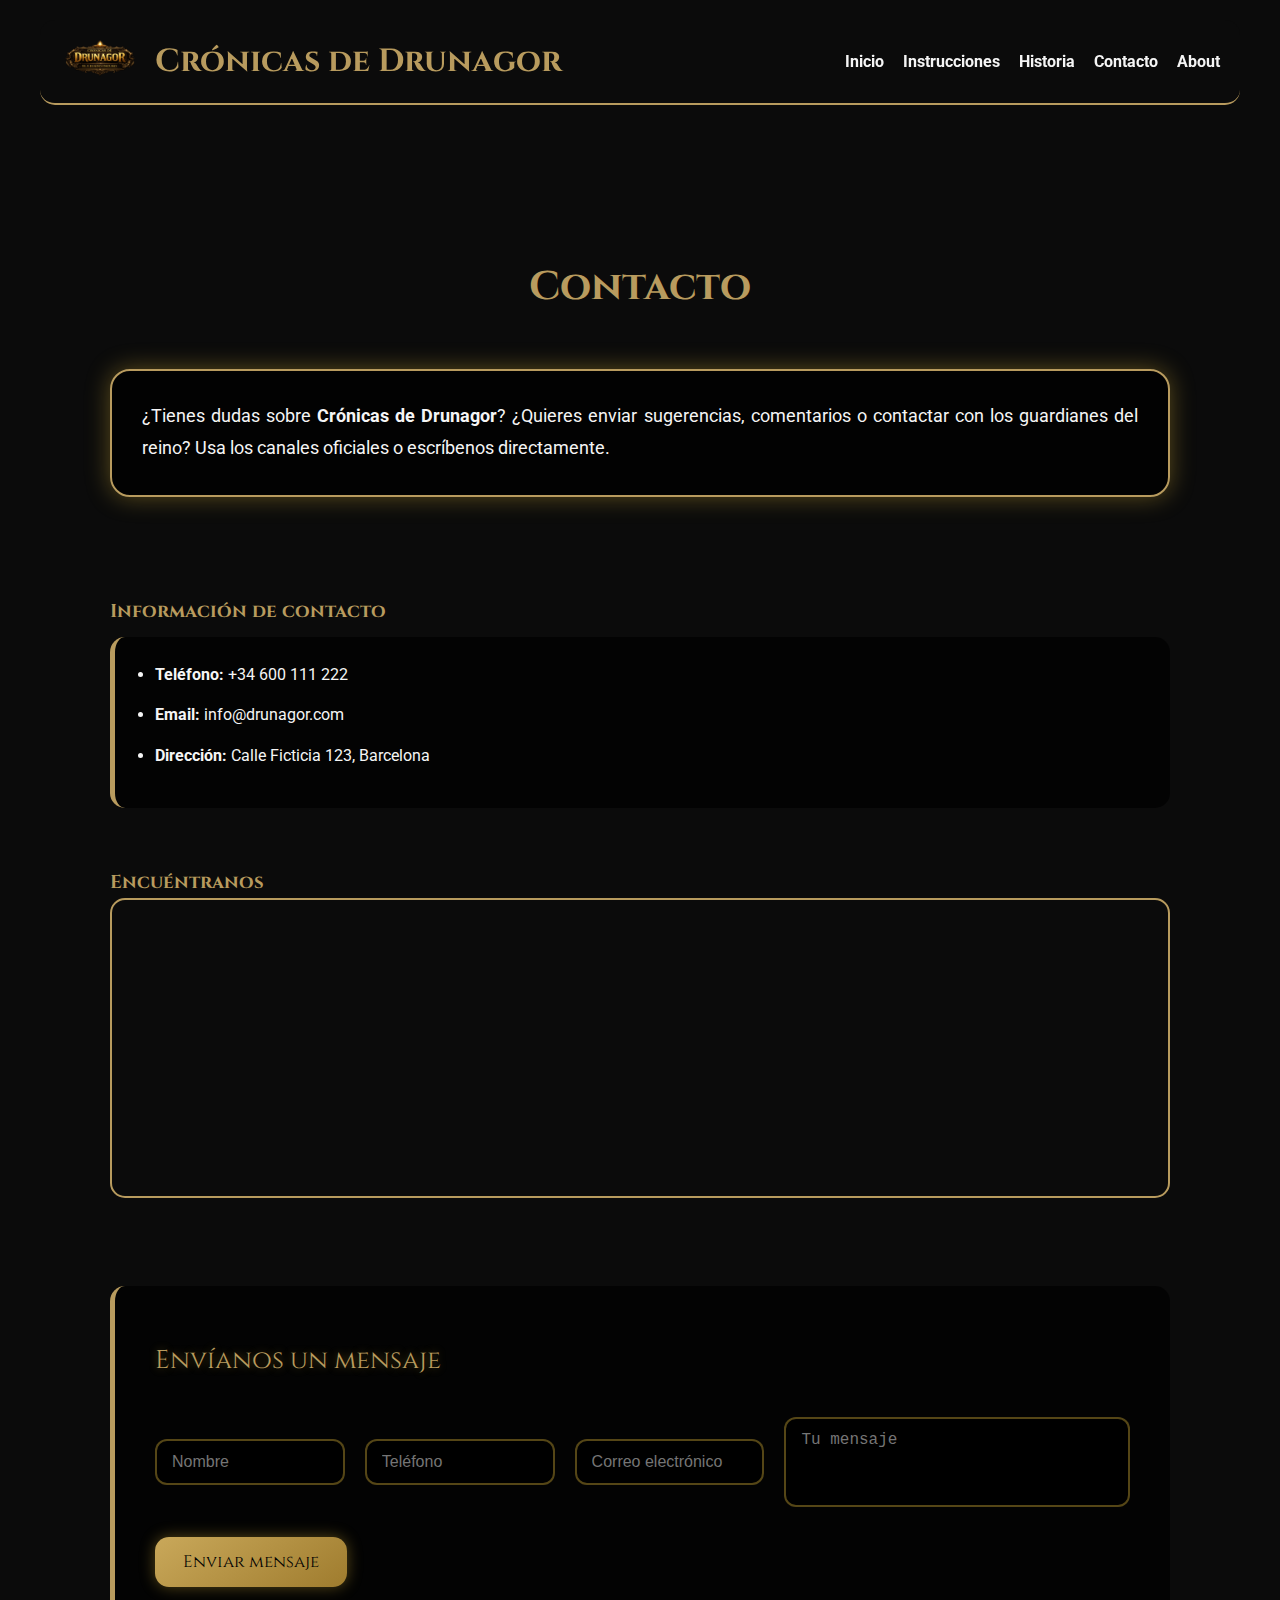
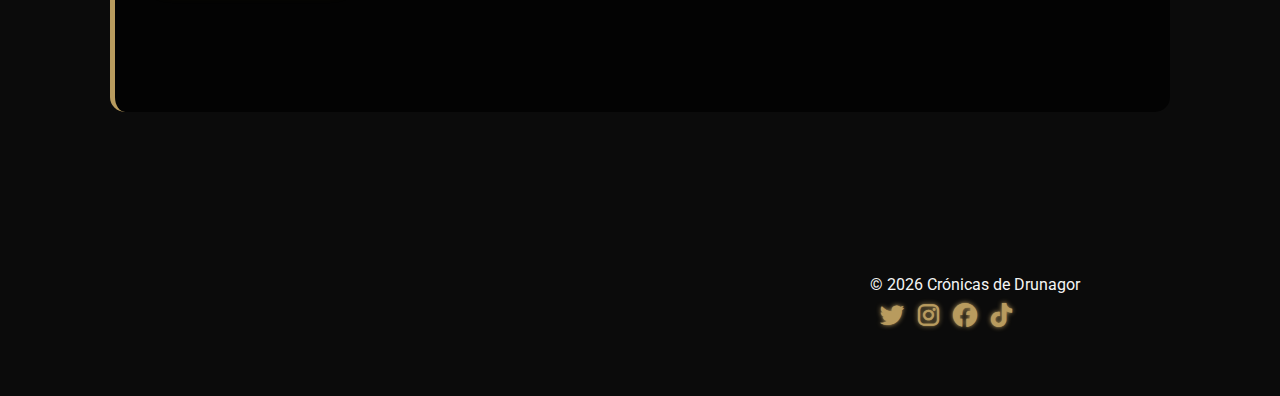
<file: contacto.html>
<!DOCTYPE html>
<html lang="es">
<head>
<meta charset="UTF-8">
<title>Crónicas de Drunagor - Contacto</title>
<link href="https://fonts.googleapis.com/css2?family=Cinzel:wght@700&family=Roboto:wght@400&display=swap" rel="stylesheet">
<link rel="stylesheet" href="https://cdnjs.cloudflare.com/ajax/libs/font-awesome/6.4.2/css/all.min.css">
<link rel="stylesheet" href="css/base.css">
<link rel="stylesheet" href="css/layout.css">
<link rel="stylesheet" href="css/components.css">
<link rel="stylesheet" href="css/animations.css">
</head>
<body>

<!-- HEADER (NO TOCADO) -->
<header class="header">
  <div class="logo">
    <img src="img/logo.png" alt="Crónicas de Drunagor">
    <h1>Crónicas de Drunagor</h1>
  </div>
  <nav>
    <a href="index.html">Inicio</a>
    <a href="instrucciones.html">Instrucciones</a>
    <a href="historia.html">Historia</a>
    <a href="contacto.html">Contacto</a>
    <a href="about.html">About</a>
  </nav>
</header>

<!-- CONTENIDO -->
<main>

  <section class="instrucciones">
    <h2>Contacto</h2>

    <div class="introduccion">
      <p>
        ¿Tienes dudas sobre <strong>Crónicas de Drunagor</strong>?  
        ¿Quieres enviar sugerencias, comentarios o contactar con los guardianes del reino?
        Usa los canales oficiales o escríbenos directamente.
      </p>
    </div>

    <section class="mecanicas">
      <h3>Información de contacto</h3>
      <ul>
        <li><strong>Teléfono:</strong> <a href="tel:+34600111222">+34 600 111 222</a></li>
        <li><strong>Email:</strong> <a href="mailto:info@drunagor.com">info@drunagor.com</a></li>
        <li><strong>Dirección:</strong> Calle Ficticia 123, Barcelona</li>
      </ul>
    </section>

    <section class="tablero">
      <h3>Encuéntranos</h3>
      <iframe 
        src="https://www.google.com/maps?q=Barcelona&output=embed" 
        width="100%" 
        height="300" 
        style="border:2px solid var(--dorado); border-radius:15px;">
      </iframe>
    </section>

    <section class="principal">

      <form class="formulario-contacto">
        <input type="text" placeholder="Nombre" required pattern="[A-Za-z ]{3,}">
        <input type="tel" placeholder="Teléfono" required pattern="[0-9]{9}">
        <input type="email" placeholder="Correo electrónico" required>
        <textarea placeholder="Tu mensaje" required></textarea>
        <button class="btn">Enviar mensaje</button>
      </form>
    </section>

  </section>

</main>

<!-- FOOTER (NO TOCADO) -->
<footer class="footer-container">
  <div class="footer-content">
    <p>&copy; 2026 Crónicas de Drunagor</p>
    <div class="social-icons">
      <a href="#" target="_blank"><i class="fab fa-twitter"></i></a>
      <a href="#" target="_blank"><i class="fab fa-instagram"></i></a>
      <a href="#" target="_blank"><i class="fab fa-facebook"></i></a>
      <a href="#" target="_blank"><i class="fab fa-tiktok"></i></a>
    </div>
  </div>
</footer>

</body>
</html>
</file>
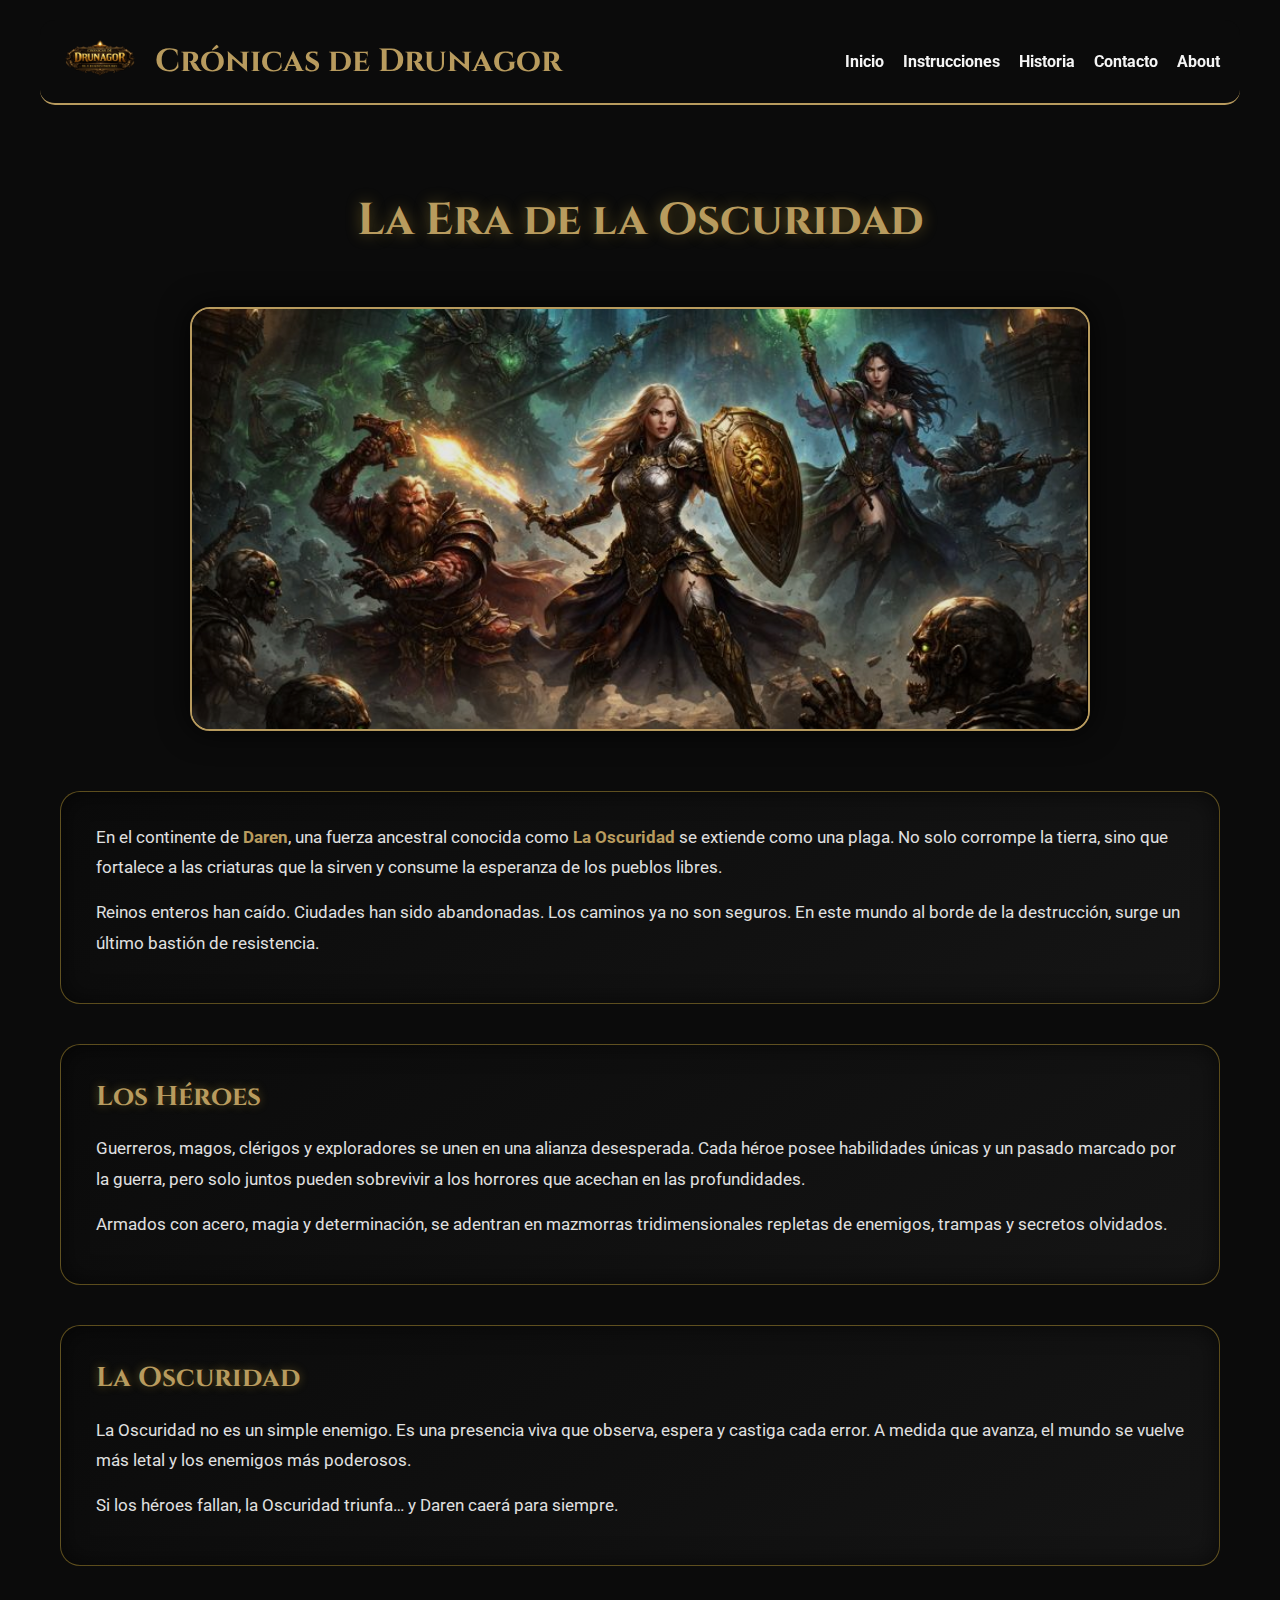
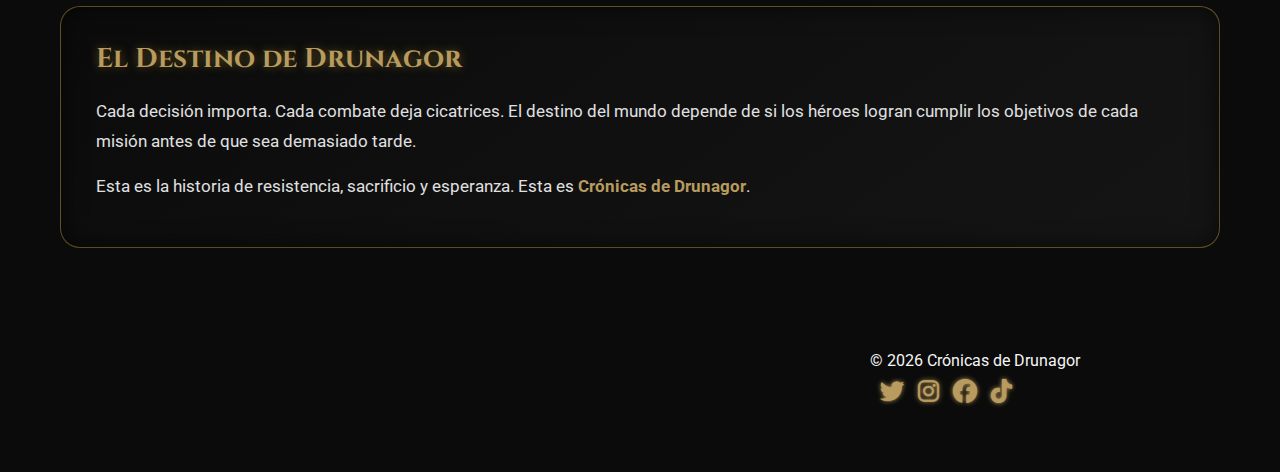
<file: historia.html>
<!DOCTYPE html>
<html lang="es">
<head>
<meta charset="UTF-8">
<title>Crónicas de Drunagor - Historia</title>

<link href="https://fonts.googleapis.com/css2?family=Cinzel:wght@700&family=Roboto:wght@400&display=swap" rel="stylesheet">
<link rel="stylesheet" href="https://cdnjs.cloudflare.com/ajax/libs/font-awesome/6.4.2/css/all.min.css">

<link rel="stylesheet" href="css/base.css">
<link rel="stylesheet" href="css/layout.css">
<link rel="stylesheet" href="css/components.css">
<link rel="stylesheet" href="css/animations.css">
</head>

<body>

<!-- HEADER (NO TOCADO) -->
<header class="header">
  <div class="logo">
    <img src="img/logo.png" alt="Crónicas de Drunagor">
    <h1>Crónicas de Drunagor</h1>
  </div>
  <nav>
    <a href="index.html">Inicio</a>
    <a href="instrucciones.html">Instrucciones</a>
    <a href="historia.html">Historia</a>
    <a href="contacto.html">Contacto</a>
    <a href="about.html">About</a>
  </nav>
</header>

<!-- CONTENIDO -->
<main class="historia">

  <h2>La Era de la Oscuridad</h2>

  <!-- CAROUSEL -->
  <section class="carousel">
    <input type="radio" name="slide" checked>
    <input type="radio" name="slide">
    <input type="radio" name="slide">

    <div class="slides">
      <img src="img/historia1.png" alt="Héroes de Drunagor">
      <img src="img/historia2.png" alt="La Oscuridad avanza">
      <img src="img/historia3.png" alt="Mazmorras de Daren">
    </div>
  </section>

  <!-- HISTORIA PRINCIPAL -->
  <section class="descripcion">
    <p>
      En el continente de <strong>Daren</strong>, una fuerza ancestral conocida como
      <strong>La Oscuridad</strong> se extiende como una plaga. No solo corrompe la tierra,
      sino que fortalece a las criaturas que la sirven y consume la esperanza de los pueblos libres.
    </p>

    <p>
      Reinos enteros han caído. Ciudades han sido abandonadas. Los caminos ya no son seguros.
      En este mundo al borde de la destrucción, surge un último bastión de resistencia.
    </p>
  </section>

  <!-- SECCIÓN HEROES -->
  <section class="descripcion">
    <h3>Los Héroes</h3>
    <p>
      Guerreros, magos, clérigos y exploradores se unen en una alianza desesperada.
      Cada héroe posee habilidades únicas y un pasado marcado por la guerra,
      pero solo juntos pueden sobrevivir a los horrores que acechan en las profundidades.
    </p>

    <p>
      Armados con acero, magia y determinación, se adentran en mazmorras
      tridimensionales repletas de enemigos, trampas y secretos olvidados.
    </p>
  </section>

  <!-- LA AMENAZA -->
  <section class="descripcion">
    <h3>La Oscuridad</h3>
    <p>
      La Oscuridad no es un simple enemigo. Es una presencia viva que observa,
      espera y castiga cada error. A medida que avanza, el mundo se vuelve más letal
      y los enemigos más poderosos.
    </p>

    <p>
      Si los héroes fallan, la Oscuridad triunfa… y Daren caerá para siempre.
    </p>
  </section>

  <!-- OBJETIVO -->
  <section class="descripcion">
    <h3>El Destino de Drunagor</h3>
    <p>
      Cada decisión importa. Cada combate deja cicatrices.
      El destino del mundo depende de si los héroes logran cumplir
      los objetivos de cada misión antes de que sea demasiado tarde.
    </p>

    <p>
      Esta es la historia de resistencia, sacrificio y esperanza.
      Esta es <strong>Crónicas de Drunagor</strong>.
    </p>
  </section>

</main>

<!-- FOOTER (NO TOCADO) -->
<footer class="footer-container">
  <div class="footer-content">
    <p>&copy; 2026 Crónicas de Drunagor</p>
    <div class="social-icons">
      <a href="#" target="_blank"><i class="fab fa-twitter"></i></a>
      <a href="#" target="_blank"><i class="fab fa-instagram"></i></a>
      <a href="#" target="_blank"><i class="fab fa-facebook"></i></a>
      <a href="#" target="_blank"><i class="fab fa-tiktok"></i></a>
    </div>
  </div>
</footer>

</body>
</html>
</file>
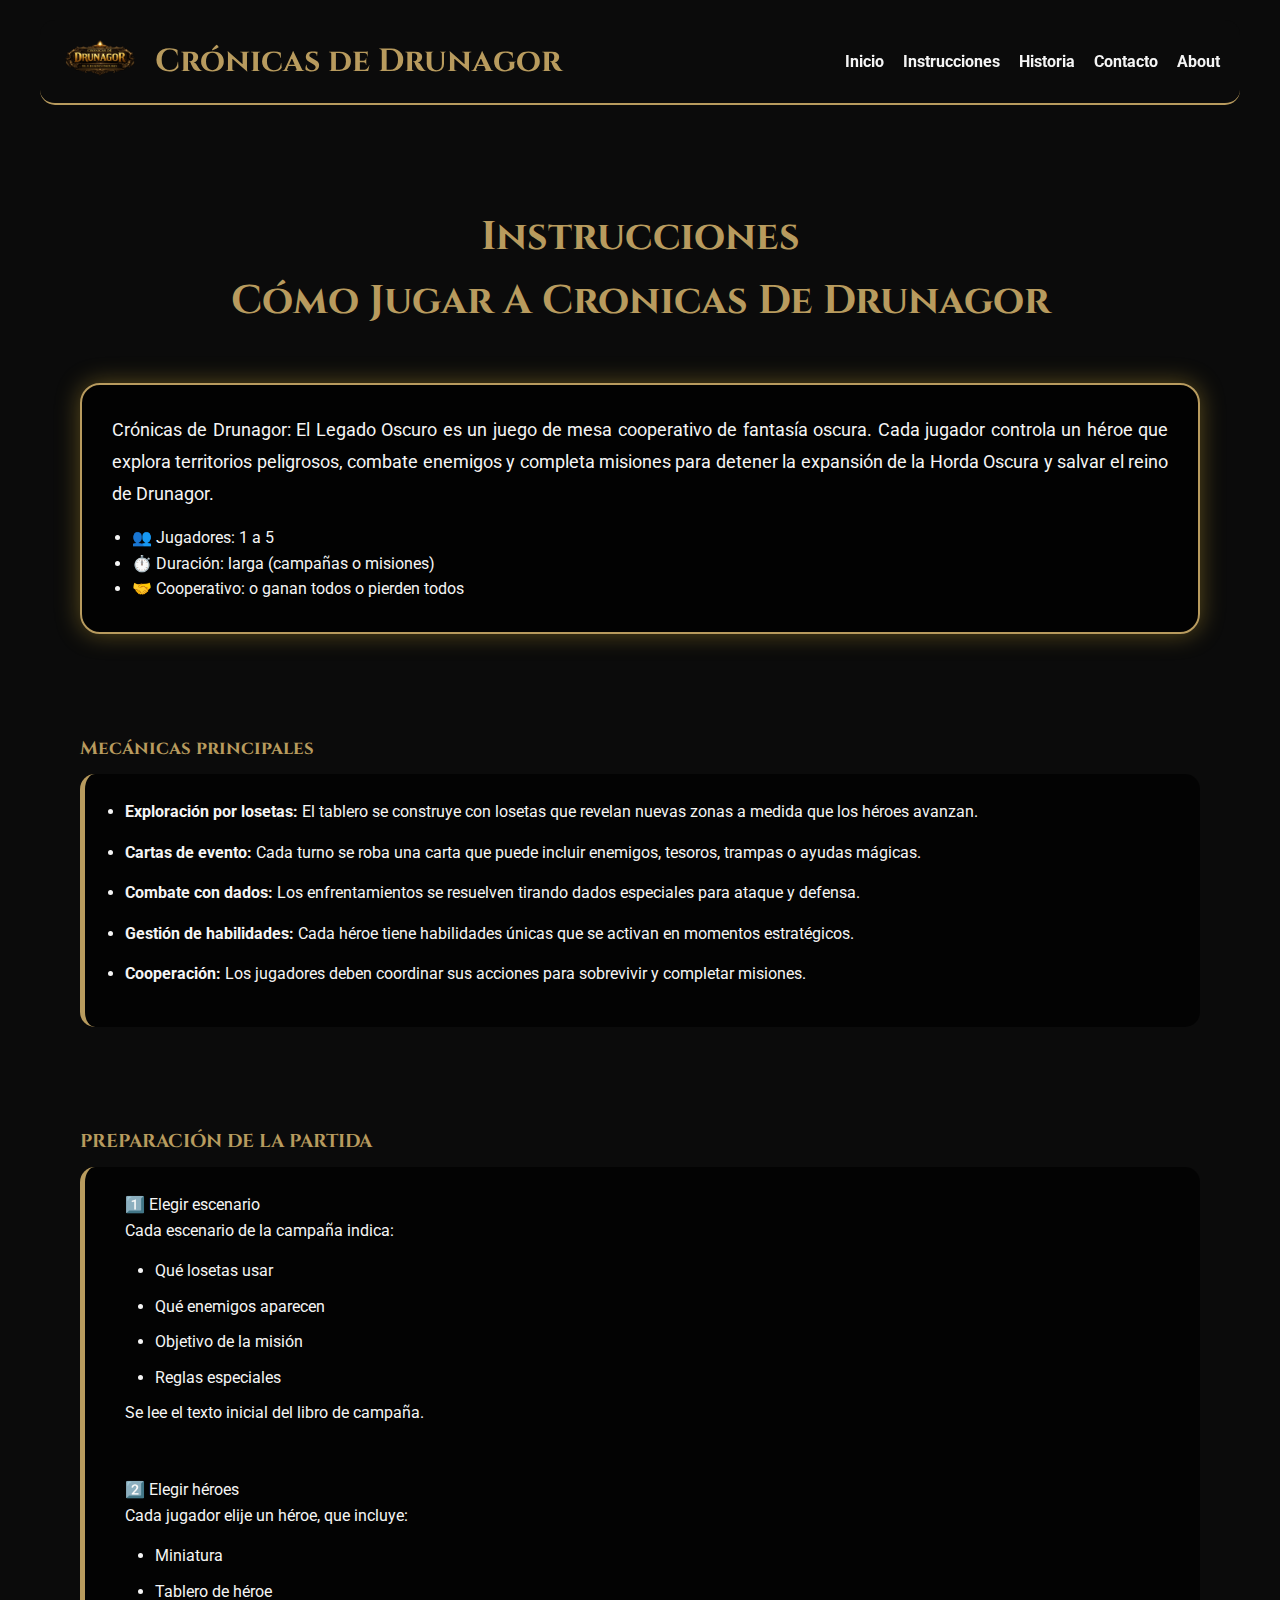
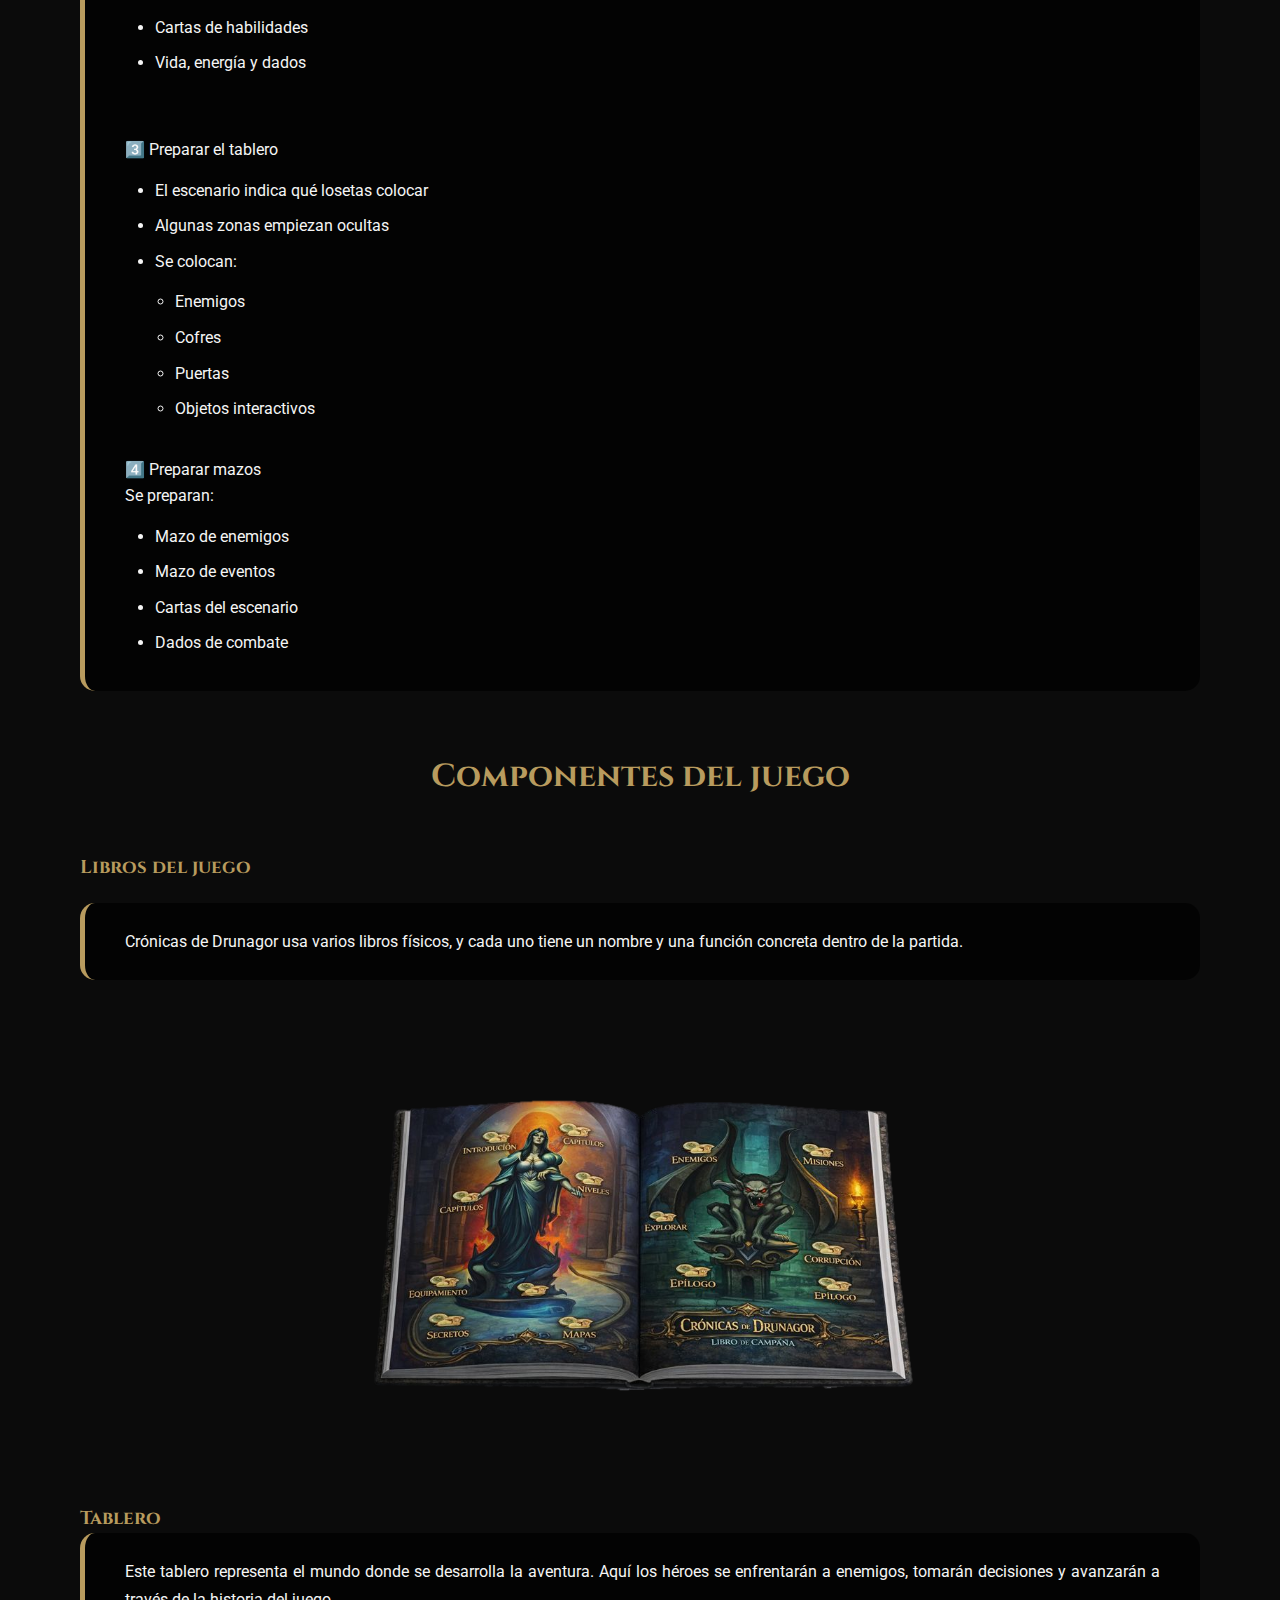
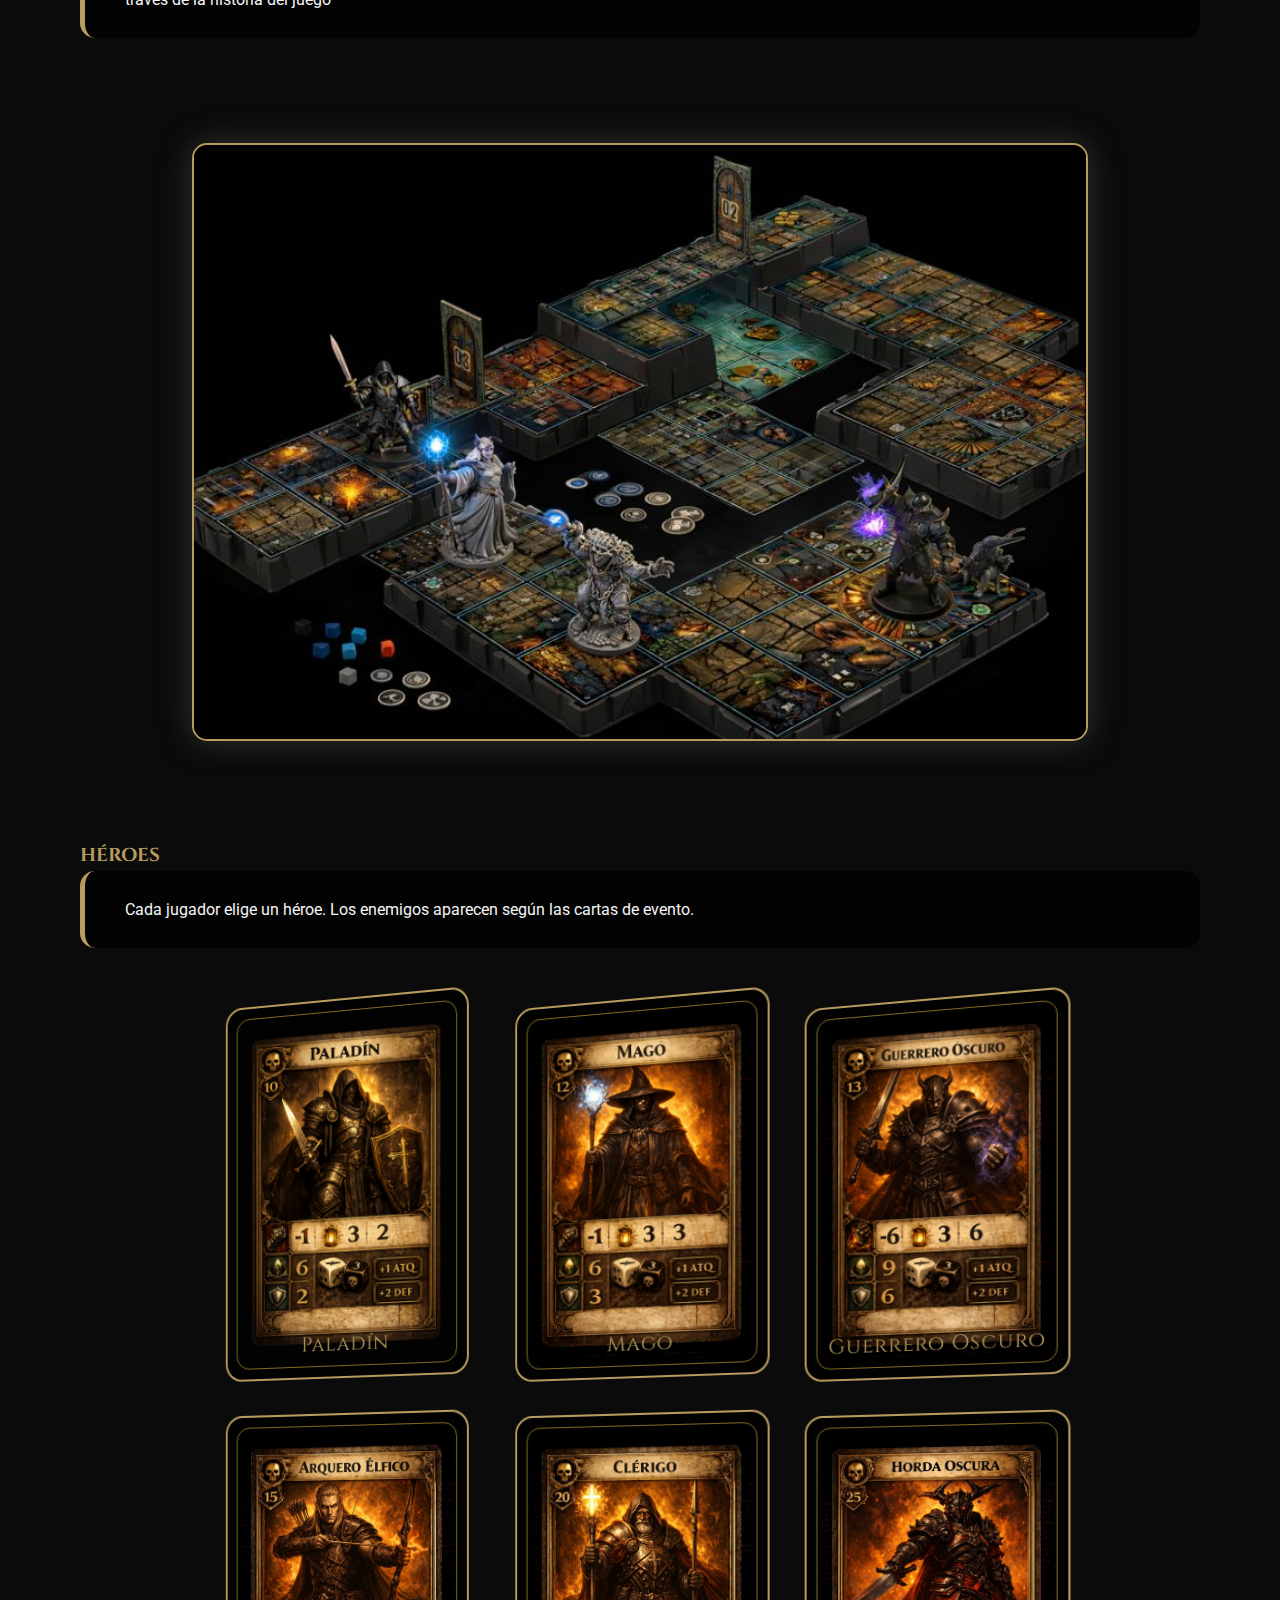
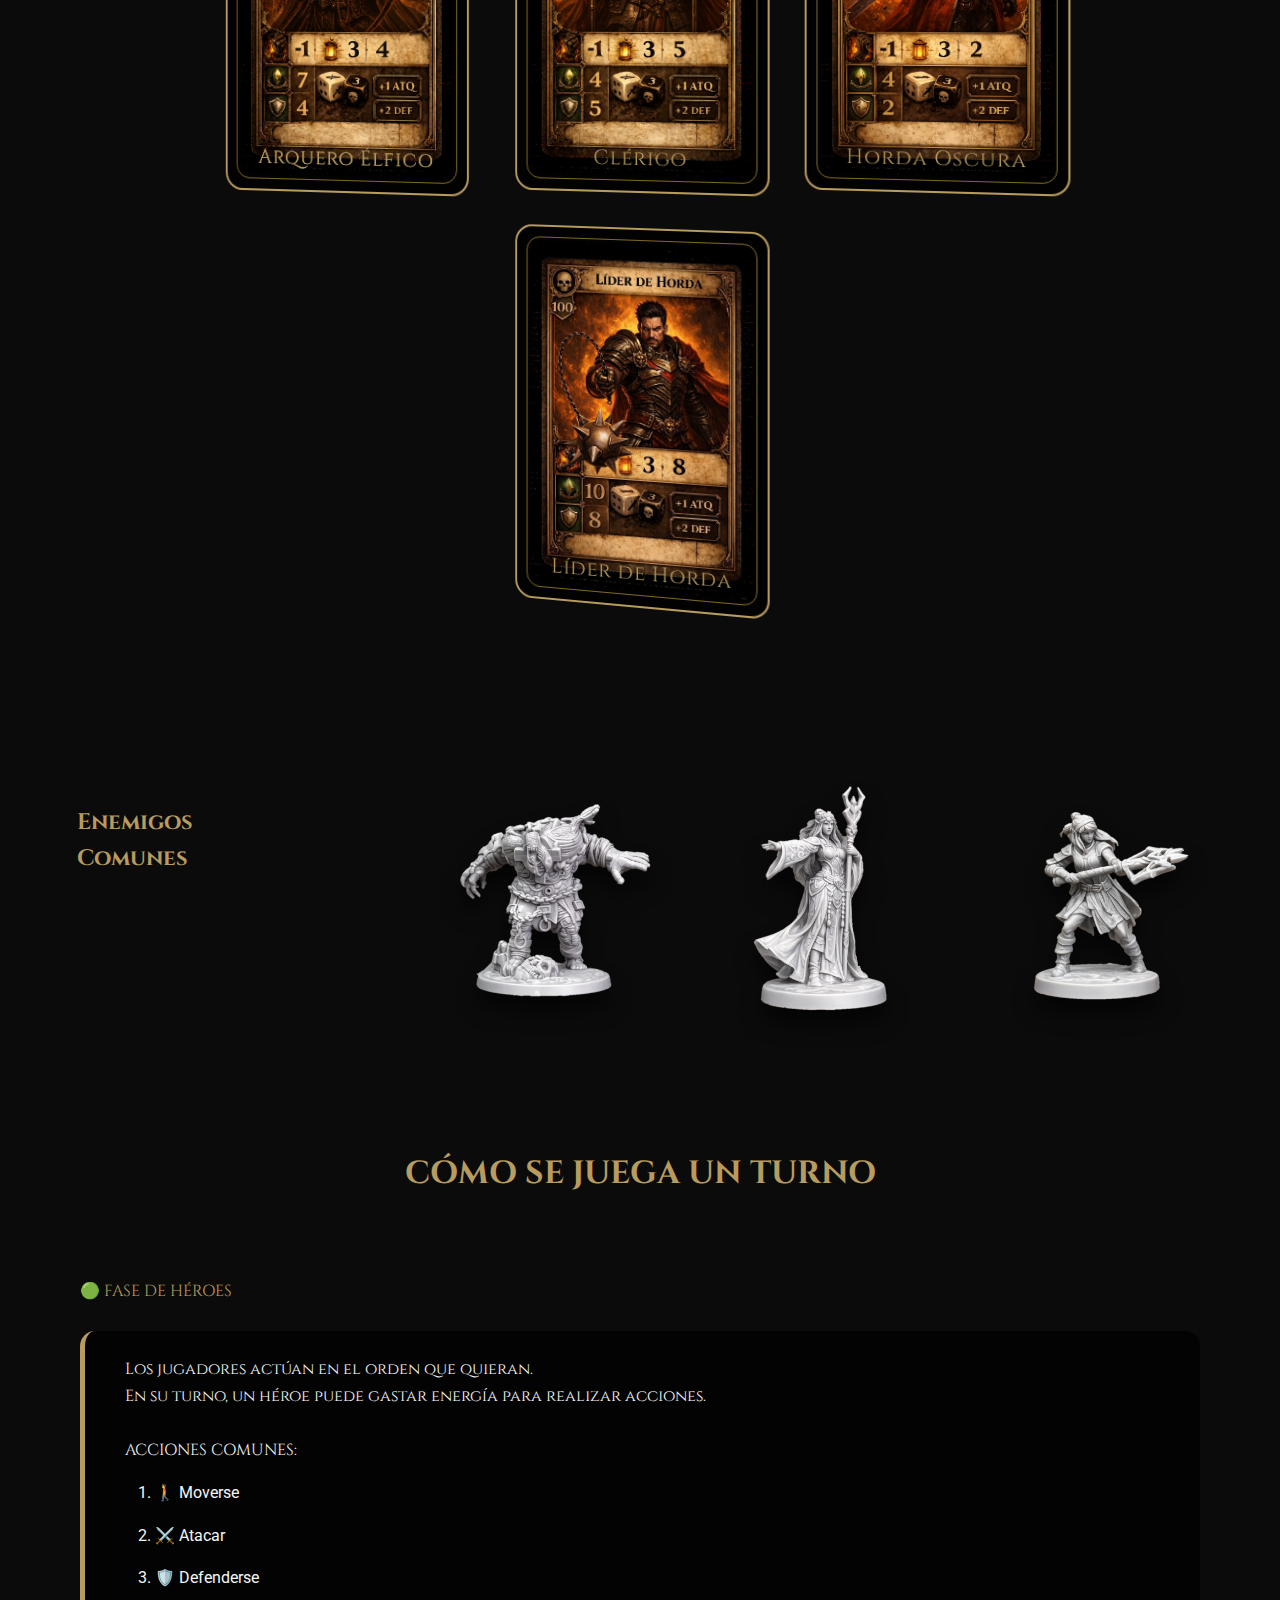
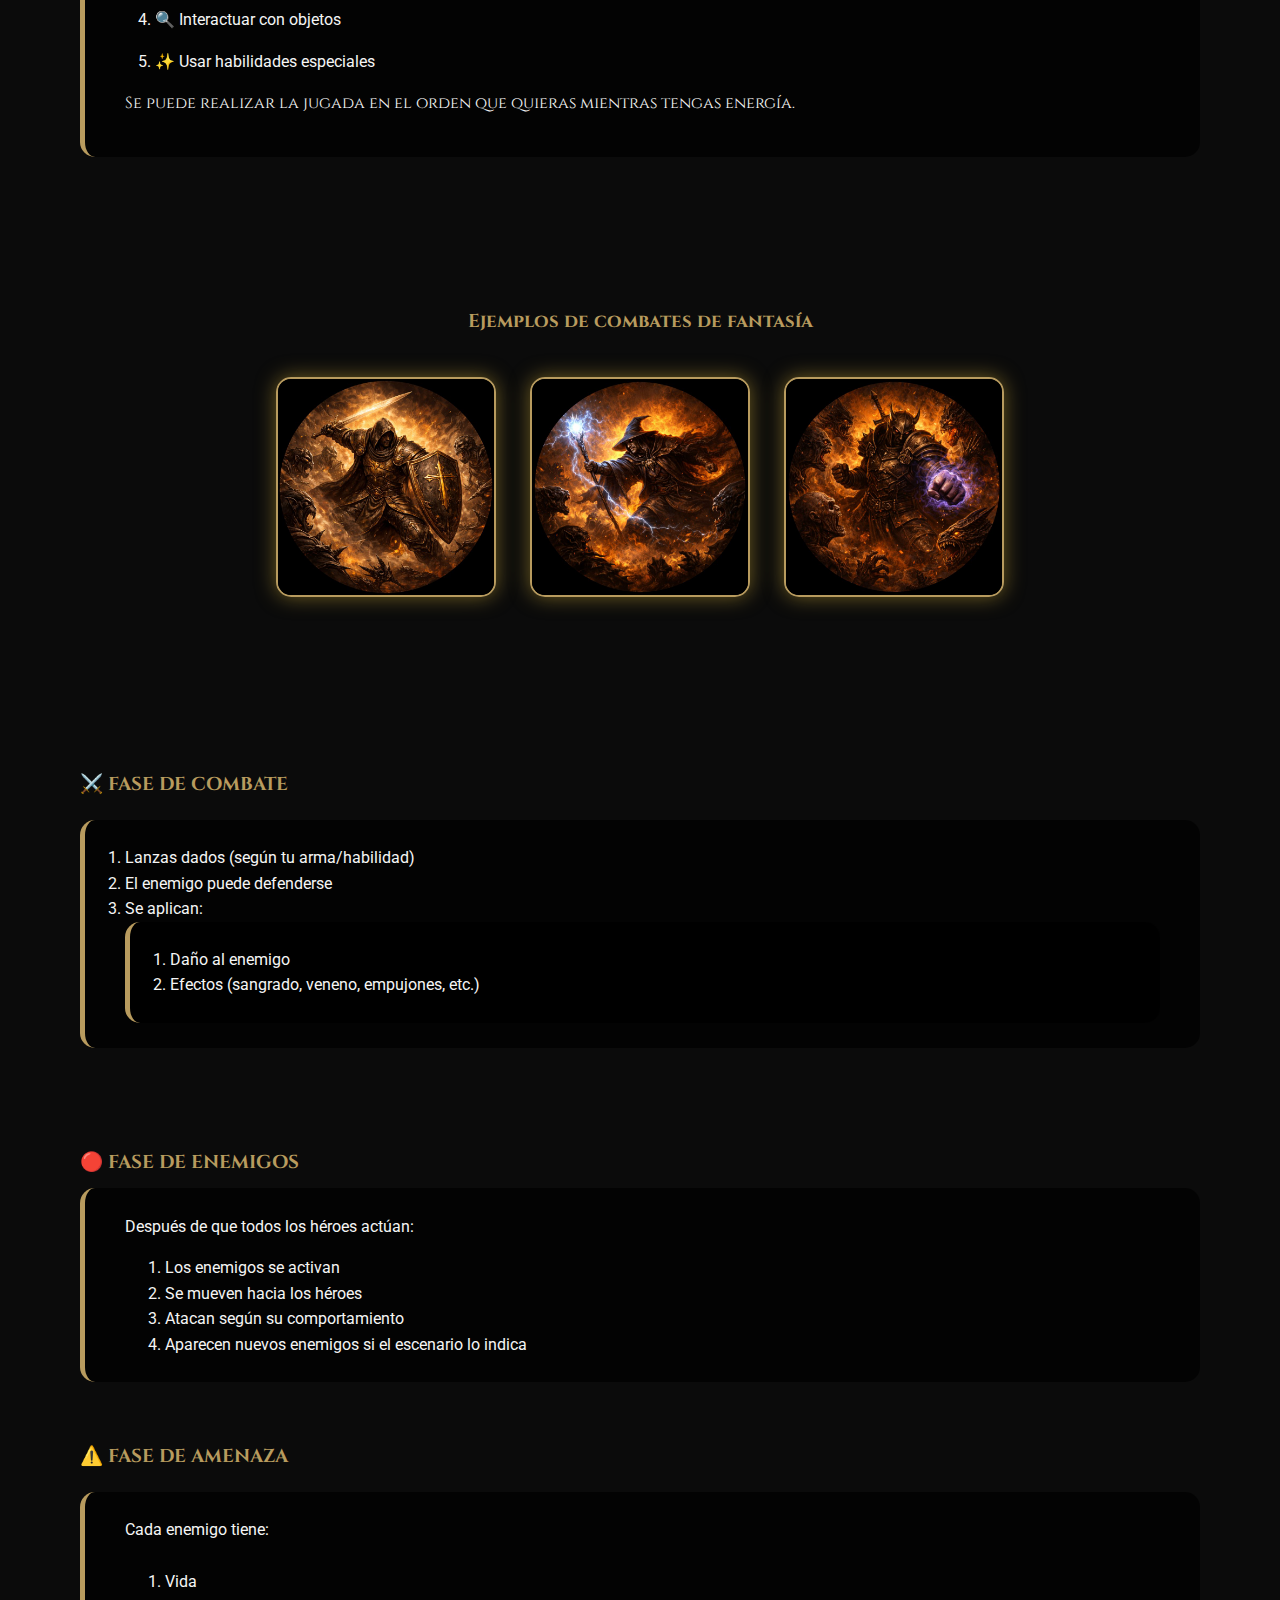
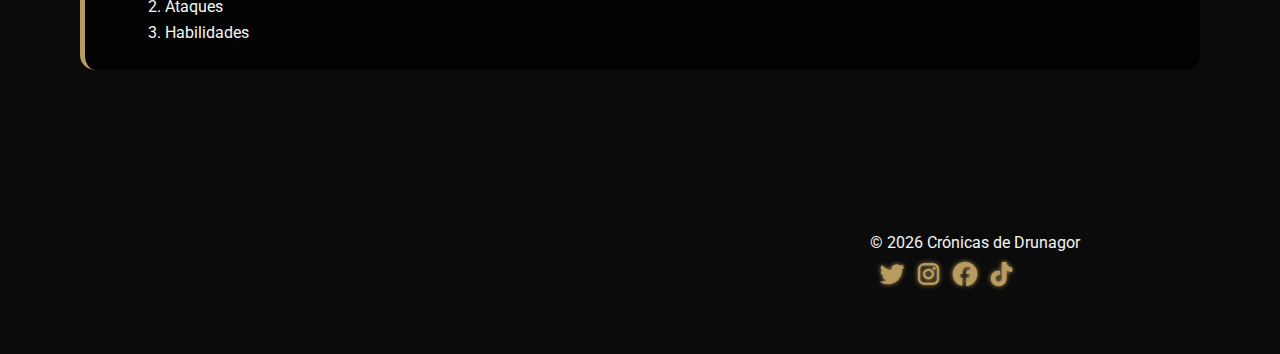
<file: instrucciones.html>
<!DOCTYPE html>
<html lang="es">
<head>
  <meta charset="UTF-8">
  <title>Crónicas de Drunagor - Instrucciones</title>
  <link href="https://fonts.googleapis.com/css2?family=Cinzel:wght@700&family=Roboto:wght@400&display=swap" rel="stylesheet">
<link rel="stylesheet" href="https://cdnjs.cloudflare.com/ajax/libs/font-awesome/6.4.2/css/all.min.css">
  <link rel="stylesheet" href="css/base.css">
  <link rel="stylesheet" href="css/layout.css">
  <link rel="stylesheet" href="css/components.css">
  <link rel="stylesheet" href="css/animations.css">
</head>
<body>
  <!-- Header -->
  <header class="header">
    <div class="logo">
      <img src="img/logo.png" alt="Crónicas de Drunagor">
      <h1>Crónicas de Drunagor</h1>
    </div>
    <nav>
      <a href="index.html">Inicio</a>
      <a href="instrucciones.html">Instrucciones</a>
      <a href="historia.html">Historia</a>
      <a href="contacto.html">Contacto</a>
      <a href="about.html">About</a>
    </nav>
  </header>

  <!-- Contenido Principal -->
  <main class="instrucciones">
    <h2>Instrucciones <br> Cómo Jugar A Cronicas De Drunagor</h2>
    
    <!-- Introducción -->
    <section class="introduccion">
      <p>
        Crónicas de Drunagor: El Legado Oscuro es un juego de mesa cooperativo de fantasía oscura.
        Cada jugador controla un héroe que explora territorios peligrosos, combate enemigos y completa misiones
        para detener la expansión de la Horda Oscura y salvar el reino de Drunagor.
        <br>
      </p>
      <ul>
        <li>👥 Jugadores: 1 a 5 <br> </li>
        <li>⏱️ Duración: larga (campañas o misiones)</li>
        <li>🤝 Cooperativo: o ganan todos o pierden todos</li>
      </ul>
    </section>

    <!-- Mecánicas -->
    <section class="mecanicas">
      <h3>Mecánicas principales</h3>
      <ul>
        <li><strong>Exploración por losetas:</strong> El tablero se construye con losetas que revelan nuevas zonas a medida que los héroes avanzan.</li>
        <li><strong>Cartas de evento:</strong> Cada turno se roba una carta que puede incluir enemigos, tesoros, trampas o ayudas mágicas.</li>
        <li><strong>Combate con dados:</strong> Los enfrentamientos se resuelven tirando dados especiales para ataque y defensa.</li>
        <li><strong>Gestión de habilidades:</strong> Cada héroe tiene habilidades únicas que se activan en momentos estratégicos.</li>
        <li><strong>Cooperación:</strong> Los jugadores deben coordinar sus acciones para sobrevivir y completar misiones.</li>
      </ul>
    </section>

    <section class="preparacion">
      <h3>PREPARACIÓN DE LA PARTIDA</h3>
      <div class="principal">

        <p>1️⃣ Elegir escenario<br>
            Cada escenario de la campaña indica:<br>
        </p>  
        <ul> 
          <li>Qué losetas usar</li>
          <li>Qué enemigos aparecen</li> 
          <li>Objetivo de la misión</li>
          <li>Reglas especiales</li>
        </ul>
        <p>Se lee el texto inicial del libro de campaña.</p>
        <br><br>
        <p>2️⃣ Elegir héroes <br>
            Cada jugador elije un héroe, que incluye: <br>
        </p>  
        <ul> 
          <li>Miniatura</li>
          <li>Tablero de héroe</li> 
          <li>Cartas de habilidades</li>
          <li>Vida, energía y dados</li>
        </ul>
        <br><br>
        <p>3️⃣ Preparar el tablero<br>
        <ul>
          <li>El escenario indica qué losetas colocar</li>
          <li>Algunas zonas empiezan ocultas</li>
          <li>Se colocan:</li>
          <ul class="lista_secundaria">
            <li>Enemigos</li>
            <li>Cofres</li>
            <li>Puertas</li>
            <li>Objetos interactivos</li>
          </ul>
        </ul><br>
        <p>4️⃣ Preparar mazos <br>
              Se preparan: <br>
          </p>
          <ul>
            <li>Mazo de enemigos</li>
            <li>Mazo de eventos</li>
            <li>Cartas del escenario</li>
            <li>Dados de combate</li>
          </ul>
      </div>
    </section>


    <!-- COMPONENTES -->
    <h1>Componentes del juego</h1> <br><br>
    <h3>Libros del juego</h3>
    <section class="libro">
      <p>Crónicas de Drunagor usa varios libros físicos, y cada uno tiene un nombre y una función concreta dentro de la partida.</p> 
      <img src="img/libro.png" alt="">
    </section>




    <!-- Tablero -->
    <h3>Tablero</h3>
    <section class="tablero">
      <p>Este tablero representa el mundo donde se desarrolla la aventura. Aquí los héroes se enfrentarán a enemigos, tomarán decisiones y avanzarán a través de la historia del juego</p>
      <img src="img/tablero.png" alt="Tablero de Crónicas de Drunagor">
    </section>

    
    <h3>HÉROES</h3>
    <section class="personajes">
      <p>Cada jugador elige un héroe. Los enemigos aparecen según las cartas de evento.</p>
      <div class="container">
        <div class="card">
          <img src="img/paladin.png">
          <span>Paladín</span>
        </div>

        <div class="card">
          <img src="img/mago.png">
          <span>Mago</span>
        </div>

        <div class="card">
          <img src="img/guerrero.png">
          <span>Guerrero Oscuro</span>
        </div>

        <!-- Arquero Élfico -->
        <div class="card">
          <span>Arquero Élfico</span>
          <img src="img/arquero.png"> 
          <span>Arquero Élfico</span>
        </div>

        <!-- Clérigo -->
        <div class="card">
          <img src="img/clerigo.png">
          <span>Clérigo</span>
        </div>

        <!-- Horda Oscura -->
        <div class="card">
          <img src="img/horda.png">
          <span>Horda Oscura</span>
        </div>

        <!-- Líder de Horda -->
        <div class="card">
          <img src="img/lider.jpeg">
          <span>Líder de Horda</span>
        </div>

      </div>
    </section>

    <section class="villanos">
    <h3>Enemigos Comunes</h3>
    <div class="escena">
      <img src="img/villano_1.png" alt="Villa_1" class="muneco">
      <img src="img/villano_2.png" alt="Villano_2" class="muneco">
      <img src="img/villano_3.png" alt="Villano_3 " class="muneco">
    </div>
    </section>

    <!-- Paso a paso -->
    <h1>CÓMO SE JUEGA UN TURNO</h1>
    <section class="paso-a-paso">
      <p>🟢 FASE DE HÉROES</p> <br>
      <ol>
        <p class="texto">Los jugadores actúan en el orden que quieran. <br>
          En su turno, un héroe puede gastar energía para realizar acciones. <br>  <br>
          ACCIONES COMUNES: <br>
        </p>
        <li>🚶 Moverse</li>
        <li>⚔️ Atacar</li>
        <li>🛡️ Defenderse</li>
        <li>🔍 Interactuar con objetos</li>
        <li>✨ Usar habilidades especiales</li>
        <p class="texto">
          Se puede realizar la jugada en el orden que quieras mientras tengas energía.
        </p>
      </ol>
    </section>



    <!-- Capturas de ejemplo -->
    <section class="imagenes">
      <h3>Ejemplos de combates de fantasía</h3>
      <img src="img/paladin_accion.png" alt="Paladín en acción">
      <img src="img/mago_accion.png" alt="Mago en acción">
      <img src="img/guerrero_accion.png" alt="Guerrero Oscuro en acción">
    </section>


    <!-- COMBATE-->
    <section class="combate">
      <h3>⚔️ FASE DE COMBATE</h3>
      <ol class="primer">
        <li>Lanzas dados (según tu arma/habilidad)</li>
        <li>El enemigo puede defenderse</li>
        <li>Se aplican:</li>
        <ol>
          <li>Daño al enemigo</li>
          <li>Efectos (sangrado, veneno, empujones, etc.)</li>
        </ol>
      </ol>
    </section>

    <section class="enemigo">
      <h3>🔴 FASE DE ENEMIGOS</h3>
      <ol class="segundo">
        <p>Después de que todos los héroes actúan:</p>
        <li>Los enemigos se activan</li>
        <li>Se mueven hacia los héroes</li>
        <li>Atacan según su comportamiento</li>
        <li>Aparecen nuevos enemigos si el escenario lo indica</li>
    </section>

    <!-- ENEMIGOS -->
     <section class="amenaza">
      <h3>⚠️ FASE DE AMENAZA</h3>
      <ol class="tercer">
        <p>Cada enemigo tiene:</p> <br>
        <li>Vida</li>
        <li>Ataques</li>
        <li>Habilidades</li>
      </ol>
     </section>

    
  </main>

 <footer class="footer-container">
  <div class="footer-content">
    <p>&copy; 2026 Crónicas de Drunagor</p>
    <div class="social-icons">
      <a href="#" target="_blank"><i class="fab fa-twitter"></i></a>
      <a href="#" target="_blank"><i class="fab fa-instagram"></i></a>
      <a href="#" target="_blank"><i class="fab fa-facebook"></i></a>
      <a href="#" target="_blank"><i class="fab fa-tiktok"></i></a>
    </div>
  </div>
</footer>
</body>
</html>
</file>
<file: css/base.css>
:root {
  --negro: #0b0b0b;
  --dorado: #b89b5e;
  --blanco: #f5f5f5;
}

* {
  margin: 0;
  padding: 0;
  box-sizing: border-box;
}


body {
  font-family: 'Roboto', sans-serif;
  background-color: var(--negro);
  color: var(--blanco);
  line-height: 1.6;
}

/* LOGO HEADER */
.header .logo img {
  width: 80px;      /* ancho fijo inicial */
  height: auto;     /* mantiene proporción */
}

/* Responsive para móvil */
@media (max-width: 768px) {
  .header .logo img {
    width: 60px;    /* más pequeño en móvil */
  }
}
h1, h2, h3, h4 {
  font-family: 'Cinzel', serif;
  color: var(--dorado);
}


h1 {
  text-align: center;
}

a {
  text-decoration: none;
  color: var(--blanco);
}

a:hover {
  color: var(--dorado);
}


.social-icons a:hover {
  color: var(--blanco);
  transform: scale(1.2);
}
.footer-container {
  display: flex;
  justify-content: flex-end;   /* centra el footer */
  margin-bottom: 60px;
  margin-right: 200px;
}

/* MAIN CONTENT */
main {
  padding: 30px;
  max-width: 1200px;
  margin: auto;
}

section {
  margin-bottom: 30px;
}
</file>
<file: css/layout.css>
/* HEADER */
.header {
    position: sticky;
    top: 0;
    z-index: 1000;
    max-width: 1200px;
    margin: 20px auto;
    display: flex;
    justify-content: space-between;
    align-items: center;
    padding: 15px 20px;
    background-color: rgba(11, 11, 11, 0.9);
    border-bottom: 2px solid var(--dorado);
    border-radius: 15px;
}

.header .logo {
  display: flex;
  align-items: center;
  gap: 15px;
}

.header nav a {
  margin-left: 15px;
  font-weight: bold;
}


.footer {
  max-width: 900px;         
  margin: 40px auto;          
  padding: 20px 30px;
  background-color: var(--negro);
  border: 2px solid var(--dorado);
  border-radius: 15px;
  display: flex;
  justify-content: flex-end;
  align-items: center;
  gap: 20px;                 
  box-shadow: 0 0 20px var(--dorado);
  color: var(--blanco);
}


.social-icons a {
  color: var(--dorado);
  font-size: 1.5rem;
  margin-left: 10px;
  transition: transform 0.3s ease, color 0.3s ease;
  text-shadow: 0 0 1px var(--dorado), 0 0 5px var(--dorado);
}

/*INSTRUCCIONES */

.instrucciones {
  max-width: 1200px;
  margin: 60px auto;
  padding: 40px;
  color: var(--blanco);
}

.instrucciones h2 {
  text-align: center;
  font-family: 'Cinzel', serif;
  font-size: 2.5rem;
  color: var(--dorado);
  margin-bottom: 50px;
}


.introduccion {
  background: rgba(0, 0, 0, 0.75);
  border: 2px solid var(--dorado);
  border-radius: 20px;
  padding: 30px;
  margin-bottom: 50px;
  box-shadow: 0 0 25px rgba(212,175,55,0.4);
}

.introduccion p {
  font-size: 1.1rem;
  line-height: 1.8;
  text-align: justify;
}

.introduccion ul {
  margin-top: 15px;
  list-style-type: disc;
  padding-left: 20px;
}

.mecanicas {
  margin-bottom: 60px;
}

.mecanicas h3 {
  color: var(--dorado);
  font-family: 'Cinzel', serif;
  margin-top: 100px;
  margin-bottom: 10px;
}

.mecanicas ul {
  background: rgba(0,0,0,0.7);
  border-left: 5px solid var(--dorado);
  padding: 25px 40px;
  border-radius: 15px;
}

.mecanicas li {
  margin-bottom: 15px;
}
.preparacion {
  margin-bottom: 60px;
}
.preparacion h3 {
  color: var(--dorado);
  font-family: 'Cinzel', serif;
  margin-top: 100px;
  margin-bottom: 10px;
}

.libro {
  text-align: justify;
  margin-top: 20px;
  margin-bottom: 50px;
}

.libro p{
  margin-bottom: 15px;
  line-height: 1.7;
  background: rgba(0,0,0,0.7);
  border-left: 5px solid var(--dorado);
  padding: 25px 40px;
  border-radius: 15px;
}

.libro img {
  display: block;
  margin: auto;
  width: 50%;
  margin-top: 100px;
  
}


.principal{
  text-align: justify;
  background: rgba(0,0,0,0.7);
  border-left: 5px solid var(--dorado);
  padding: 25px 40px;
  border-radius: 15px;  
}

.principal ul {
  margin-top: 15px;
  list-style-type: disc;
  padding-left: 15px;
}

.preparacion li {
  margin-bottom: 10px;
  margin-left: 15px;
  margin-top: 10;
}

.principal .lista_secundaria {
  margin-top: 15px;
  list-style-type: circle;
  padding-left: 20px;
}

.tablero {
  text-align: justify;
  margin-bottom: 80px;
}
.tablero p {
  margin-bottom: 105px;
  line-height: 1.7;
  background: rgba(0,0,0,0.7);
  border-left: 5px solid var(--dorado);
  padding: 25px 40px;
  border-radius: 15px;
}
.tablero img {
  display: block;
  margin: auto;
  width: 80%;
  border: 2px solid var(--dorado);
  border-radius: 15px;
  box-shadow: 0 0 30px rgb(50, 50, 47);
  margin-top: 50px;
  margin-bottom: 100px;
  transition: 
    transform 0.8s ease,     
    box-shadow 0.8s ease;
}

.tablero img:hover {
  margin-bottom: 70px;
  transform: scale(1.08);    
  box-shadow: 0 0 30px rgba(212,175,55,0.5);
} 


.personajes p{
  margin-bottom: 15px;
  line-height: 1.7;
  background: rgba(0,0,0,0.7);
  border-left: 5px solid var(--dorado);
  padding: 25px 40px;
  border-radius: 15px;
}
.personajes .container {
  margin-top: 50px;
  display: flex;
  flex-wrap: wrap;
  justify-content: center;
  gap: 35px;
  perspective: 1400px;
}

/* CARTA */
.personajes .card {
  position: relative;
  width: 260px;
  height: 380px;
  background: rgba(0,0,0,0.85);
  border: 2px solid var(--dorado);
  border-radius: 18px;
  padding: 14px;
  text-align: center;
  overflow: hidden;
  cursor: pointer;

  transform-style: preserve-3d;
  transform: rotateY(-12deg);
  transition: transform 0.4s ease, box-shadow 0.4s ease;
  animation: vitrina 6s ease-in-out infinite;
}

/* MARCO INTERIOR */
.personajes .card::before {
  content: "";
  position: absolute;
  inset: 10px;
  border: 1px solid rgba(212,175,55,0.6);
  border-radius: 14px;
  pointer-events: none;
}

/* IMAGEN (MÁS GRANDE Y PROTAGONISTA) */
.personajes .card img {
  width: 100%;
  height: 100%;
  object-fit: cover;
  transition: transform 0.6s ease, filter 0.6s ease;
}

/* TEXTO */
.personajes .card span {
  position: absolute;
  bottom: 15px;
  left: 0;
  width: 100%;
  color: var(--dorado);
  font-family: 'Cinzel', serif;
  font-size: 1.3rem;
  letter-spacing: 1px;
  z-index: 2;
}

/* HOVER */
.personajes .card:hover {
  transform: rotateY(0deg) scale(1.1);
  z-index: 10;
  box-shadow: 0 0 30px rgba(212,175,55,0.8);
}

.personajes .card:hover img {
  transform: scale(1.05);
  filter: brightness(0.45);
}

/* ANIMACIÓN SUAVE */
@keyframes vitrina {
  0%   { transform: rotateY(-8deg); }
  50%  { transform: rotateY(8deg); }
  100% { transform: rotateY(-8deg); }
}


.villanos {
  display: flex;              
  justify-content: center;   
  align-items: center;
  gap: 50px;                  
  margin-top: 20px;
  margin-bottom: 80px;
}

.villanos h3 {
  font-size: 1.4rem;
  color: var(--dorado);
  font-family: 'Cinzel', serif;
  margin-bottom: 25px;
  margin-right: 200px;
}
.villanos img {
  margin-top: 100px; 
  border-radius: 20px;
  width: 220px;               
  height: auto;
  transition: transform 0.6s ease, box-shadow 0.6s ease;
}
.villanos img:hover {
  transform: scale(1.08);
  box-shadow: var(--dorado) 0 0 15px;
}

.muneco {
width: 220px;
transform-style: preserve-3d;
animation: flotar 5s ease-in-out infinite;
filter: drop-shadow(0 25px 25px rgba(0,0,0,0.5));
}
@keyframes flotar {
0%   { transform: rotateY(-15deg) rotateX(5deg) translateY(0); }
25%  { transform: rotateY(15deg) rotateX(-5deg) translateY(-8px); }
50%  { transform: rotateY(0deg) rotateX(0deg) translateY(0); }
75%  { transform: rotateY(-15deg) rotateX(5deg) translateY(-8px); }
100% { transform: rotateY(-15deg) rotateX(5deg) translateY(0); }
}
@keyframes turntable {
0%   { transform: rotateY(-25deg); }
50%  { transform: rotateY(25deg); }
100% { transform: rotateY(-25deg); }
}

.muneco {
animation: turntable 6s ease-in-out infinite;
}

.muneco {
filter: drop-shadow(0 15px 10px rgba(0,0,0,0.6));
}

.muneco::after {
content: "";
position: absolute;
width: 80%;
height: 20px;
background: rgba(0,0,0,0.4);
bottom: -15px;
left: 10%;
filter: blur(12px);
transform: translateZ(-1px);
}


.paso-a-paso {
  margin-top: 80px;
  margin-bottom: 20px;
}
.paso-a-paso p{
  color: var(--dorado);
  font-family: 'Cinzel', serif;
}
.paso-a-paso .texto {
  color: var(--blanco);
  margin-bottom: 15px;
  line-height: 1.7;
  
}
.paso-a-paso h3 {
  color: var(--dorado);
  font-family: 'Cinzel', serif;
  margin-bottom: 20px;
}

.paso-a-paso ol {
  background: rgba(0,0,0,0.7);
  border-radius: 20px;
  text-align: justify;
  border-left: 5px solid var(--dorado);
  padding: 25px 40px;
  border-radius: 15px; 
}

.paso-a-paso li {
  margin-bottom: 15px;
  margin-left: 30px;
  line-height: 1.7;
}


.imagenes {
  text-align: center;
  margin-bottom: 150px;
}
.imagenes h3 {
  color: var(--dorado);
  font-family: 'Cinzel', serif;
  margin-top: 150px;
  margin-bottom: 25px;
}


.imagenes img {
  width: 220px;
  margin: 15px;
  border-radius: 15px;
  border: 2px solid var(--dorado);
  box-shadow: 0 0 20px rgba(212,175,55,0.5);
  transition: transform 0.3s ease;
}

.imagenes img:hover {
  transform: scale(1.08);
}

.combate {
  margin-bottom: 80px;
}

.combate h3 {
  color: var(--dorado);
  font-family: 'Cinzel', serif;
  margin-bottom: 20px;
} 

.combate ol{
  background: rgba(0,0,0,0.7);
  border-radius: 20px;
  text-align: justify;
  border-left: 5px solid var(--dorado);
  padding: 25px 40px;
  border-radius: 15px; 
}

.enemigo h3 {
  color: var(--dorado);
  font-family: 'Cinzel', serif;
  margin-top: 100px;
  margin-bottom: 10px;
}

.enemigo p {
  margin-bottom: 15px;
  line-height: 1.7;
}

.enemigo .segundo {
  background: rgba(0,0,0,0.7);
  border-radius: 20px;
  text-align: justify;
  border-left: 5px solid var(--dorado);
  padding: 25px 40px;
  border-radius: 15px; 
.imagenes {
  text-align: center;
  margin-bottom: 80px;
}}
.enemigo li {
  margin-left: 40px;
}
.amenaza {
  margin-bottom: 60px;
  margin-top: 60px;
}

.amenaza h3 {
  color: var(--dorado);
  font-family: 'Cinzel', serif;
  margin-bottom: 20px;
}

.amenaza ol {
  background: rgba(0,0,0,0.7);
  border-radius: 20px;
  text-align: justify;
  border-left: 5px solid var(--dorado);
  padding: 25px 40px;
  border-radius: 15px; 
}

.amenaza li {
  margin-left: 40px;
}

.escena {
display: flex;
gap: 50px;
perspective: 1200px;
}



.historia {
  max-width: 1200px;
  margin: 0 auto;
  padding: 60px 20px;
}

/* TÍTULO */
.historia h2 {
  text-align: center;
  font-family: 'Cinzel', serif;
  font-size: 2.8rem;
  color: var(--dorado);
  margin-bottom: 50px;
  text-shadow: 0 0 15px rgba(212,175,55,0.4);
}



.carousel {
  position: relative;
  width: 100%;
  max-width: 900px;
  margin: 0 auto 60px;
  overflow: hidden;
  border-radius: 20px;
  border: 2px solid var(--dorado);
  box-shadow: 0 0 30px rgba(0,0,0,0.8);
}

/* OCULTAR RADIOS */
.carousel input {
  display: none;
}

/* CONTENEDOR SLIDES */
.slides {
  display: flex;
  width: 300%;
  transition: transform 0.8s ease;
}

/* IMÁGENES */
.slides img {
  width: 100%;
  height: 420px;
  object-fit: cover;
  filter: brightness(0.9);
}

/* CONTROL POR RADIO */
.carousel input:nth-of-type(1):checked ~ .slides {
  transform: translateX(0%);
}
.carousel input:nth-of-type(2):checked ~ .slides {
  transform: translateX(-33.333%);
}
.carousel input:nth-of-type(3):checked ~ .slides {
  transform: translateX(-66.666%);
}

/* ANIMACIÓN AUTOMÁTICA DEL CARRUSEL */
@keyframes slideAnimation {
  0% { transform: translateX(0%); }
  33.333% { transform: translateX(-33.333%); }
  66.666% { transform: translateX(-66.666%); }
  100% { transform: translateX(0%); }
}

.slides {
  animation: slideAnimation 9s infinite;
}





.descripcion {
  background: linear-gradient(145deg, #0b0b0b, #151515);
  border: 1px solid rgba(212,175,55,0.4);
  border-radius: 20px;
  padding: 30px 35px;
  margin-bottom: 40px;
  box-shadow: inset 0 0 25px rgba(0,0,0,0.6);
}

/* SUBTÍTULOS */
.descripcion h3 {
  font-family: 'Cinzel', serif;
  color: var(--dorado);
  font-size: 1.7rem;
  margin-bottom: 15px;
  text-shadow: 0 0 10px rgba(212,175,55,0.4);
}

/* TEXTO */
.descripcion p {
  font-family: 'Roboto', sans-serif;
  font-size: 1.05rem;
  line-height: 1.8;
  color: #e0e0e0;
  margin-bottom: 15px;
}

/* DESTACADOS */
.descripcion strong {
  color: var(--dorado);
}



.descripcion,
.carousel {
  animation: aparecer 0.8s ease both;
}

@keyframes aparecer {
  from {
    opacity: 0;
    transform: translateY(25px);
  }
  to {
    opacity: 1;
    transform: translateY(0);
  }
}


@media (max-width: 768px) {
  main h2 {
    font-size: 2.2rem;
  }

  .slides img {
    height: 280px;
  }

  .descripcion {
    padding: 25px;
  }
}



.formulario-contacto {
  margin-top: 30px;
  display: flex;
  flex-wrap: wrap;
  gap: 20px;
  align-items: center;
}

/* TÍTULO */
.formulario-contacto::before {
  content: "Envíanos un mensaje";
  display: block;
  width: 100%;
  margin-bottom: 15px;
  font-family: 'Cinzel', serif;
  font-size: 1.6rem;
  color: var(--dorado);
  text-shadow: 0 0 8px rgba(212,175,55,0.4);
}

/* INPUTS */
.formulario-contacto input,
.formulario-contacto textarea {
  background: rgba(0,0,0,0.85);
  border: 2px solid rgba(212,175,55,0.4);
  border-radius: 12px;
  padding: 12px 15px;
  color: var(--blanco);
  font-size: 1rem;
  transition: all 0.3s ease;
}

/* ANCHO */
.formulario-contacto input {
  flex: 1;
  min-width: 180px;
}

.formulario-contacto textarea {
  flex: 2;
  min-width: 260px;
  height: 90px;
  resize: none;
}

/* FOCUS */
.formulario-contacto input:focus,
.formulario-contacto textarea:focus {
  outline: none;
  border-color: var(--dorado);
  box-shadow: 0 0 12px rgba(212,175,55,0.5);
}

/* BOTÓN */
.formulario-contacto .btn {
  background: linear-gradient(145deg, #c9a85a, #9f7c2e);
  color: #000;
  border: none;
  border-radius: 14px;
  padding: 14px 28px;
  font-family: 'Cinzel', serif;
  font-size: 1.05rem;
  cursor: pointer;
  transition: all 0.35s ease;
  box-shadow: 0 0 15px rgba(212,175,55,0.4);
}

/* HOVER BOTÓN */
.formulario-contacto .btn:hover {
  transform: translateY(-3px) scale(1.05);
  box-shadow: 0 0 25px rgba(212,175,55,0.8);
}




.about,
.equipo,
.demo {
  background: radial-gradient(circle at top, #111 0%, #000 70%);
  border: 1px solid rgba(212, 175, 55, 0.35);
  border-radius: 18px;
  padding: 40px;
  margin: 50px auto;
  max-width: 1100px;
  box-shadow: 0 0 40px rgba(0,0,0,0.8);
}

/* TITULOS */
.about h2,
.equipo h2,
.demo h2 {
  font-family: 'Cinzel', serif;
  color: #d4af37;
  font-size: 2.2rem;
  text-align: center;
  margin-bottom: 25px;
  letter-spacing: 2px;
}

/* TEXTO ABOUT */
.about-texto p {
  font-family: 'Roboto', sans-serif;
  color: #ddd;
  line-height: 1.8;
  font-size: 1.05rem;
  margin-bottom: 18px;
  text-align: justify;
}


.miembros {
  display: flex;
  justify-content: center;
  gap: 40px;
  flex-wrap: wrap;
}

.miembro {
  background: linear-gradient(180deg, #111, #000);
  border: 1px solid rgba(212,175,55,0.4);
  border-radius: 16px;
  padding: 30px 25px;
  width: 260px;
  text-align: center;
  transition: transform 0.3s ease, box-shadow 0.3s ease;
}

.miembro:hover {
  transform: translateY(-8px);
  box-shadow: 0 15px 35px rgba(212,175,55,0.25);
}

.miembro i {
  font-size: 2.5rem;
  color: #d4af37;
  margin-bottom: 15px;
}

.miembro p {
  font-family: 'Cinzel', serif;
  color: #f1e6b2;
  font-size: 1.1rem;
  margin-bottom: 6px;
}

.miembro span {
  font-family: 'Roboto', sans-serif;
  color: #aaa;
  font-size: 0.9rem;
}



.demo-texto {
  color: #ccc;
  font-family: 'Roboto', sans-serif;
  text-align: center;
  margin-bottom: 25px;
}

.video-container {
  position: relative;
  width: 100%;
  max-width: 800px;
  margin: 0 auto;
  padding-top: 56.25%; /* 16:9 */
  border-radius: 18px;
  overflow: hidden;
  border: 2px solid rgba(212,175,55,0.5);
  box-shadow: 0 0 30px rgba(0,0,0,0.9);
}

.video-container iframe {
  position: absolute;
  inset: 0;
  width: 100%;
  height: 100%;
}



@media (max-width: 768px) {
  .about,
  .equipo,
  .demo {
    padding: 25px;
  }

  .miembros {
    gap: 25px;
  }

  .miembro {
    width: 100%;
    max-width: 320px;
  }
}
</file>
<file: css/components.css>
.hero {
  display: flex;
  flex-direction: column;
  align-items: center;
  justify-content: center;
  text-align: center;
  gap: 70px;             
  background-color: var(--negro);
  border: 0px solid var(--dorado);
  border-radius: 20px;
  max-width: 900px;       
  margin: 10px auto;      
}
.hero-image-wrapper {
  display: flex;
  justify-content: center;
  align-items: center;
  margin: 10px 0; 
}
.hero h2 {
  font-size: 2.5rem;
  color: var(--dorado);
}

.hero p {
  font-size: 1.2rem;
  color: var(--blanco);
  max-width: 600px;
}





/* CARDS */
.cards-container {
  display: flex;
  flex-wrap: wrap;
  gap: 20px;
  justify-content: center;
}

.card {
  background-color: var(--negro);
  border: 2px solid var(--dorado);
  border-radius: 15px;
  width: 220px;
  color: var(--blanco);
  text-align: center;
  overflow: hidden;
  transition: transform 0.3s ease, box-shadow 0.3s ease;
}

.card:hover {
  transform: translateY(-10px);
  box-shadow: 0 0 20px var(--dorado);
}

.card-header {
  background-color: var(--dorado);
  color: var(--negro);
  padding: 10px 0;
  font-family: 'Cinzel', serif;
}
.card-header.small {
  font-size: 1rem;
}
.card-image img {
  width: 100%;
  display: block;
  border-bottom: 2px solid var(--dorado);
}

.card-stats {
  padding: 10px;
  font-size: 0.9rem;
}

/* BOTONES */
.btn {
  display: inline-block;
  padding: 10px 20px;
  background-color: var(--dorado);
  color: var(--negro);
  border-radius: 5px;
  margin-top: 10px;
  margin-bottom: 100px;
}


.btn:hover {
  background-color: #1e1c1a;
}


.aventura {
  max-width: 700px;             
  padding: 30px;
  background-color: rgba(11, 11, 11, 0.85); 
  border-radius: 50px;
  text-align: center;
  box-shadow: 0 0 20px var(--dorado); 
  margin-bottom: 100px;
}

.aventura h3 {
  font-size: 2rem;
  color: var(--dorado);
  margin-bottom: 15px;
}

.aventura p {
  font-size: 1.1rem;
  color: var(--blanco);
  line-height: 1.5;
}

/* SECCION ANIMACION */
.animacion {
  display: flex;
  justify-content: center; 
  align-items: center;     
  margin: 50px 20px;       
}




/* RESPONSIVE */
@media (max-width: 768px) {
  .animacion .dado-svg {
    width: 150px; 
  }
}
</file>
<file: css/animations.css>
@media (max-width: 768px) {
  .header, .footer {
    flex-direction: column;
    text-align: center;
    gap: 10px;
  }

  .cards-container {
    flex-direction: column;
    align-items: center;
  }

  .imagenes img {
    width: 80%;
    margin: 15px auto;
  }
}

/*ANIMACIONES DE IMAGEN*/

.hero-img {
  width: 900px;          
  height: auto;          
  border-radius: 15px; 
  box-shadow: 0 0 15px var(--dorado);
  transition: transform 0.7s ease;
}

.hero-img:hover {
  transform: scale(1.05);  
}

/*ANIMACIONES DEL SVG*/
.hero-cta {
  display: flex;
  flex-direction: column;
  align-items: center;
  text-decoration: none;
  margin-top: 30px;
  cursor: pointer;
}
.cta-text {
  font-family: 'Cinzel', serif;
  font-size: 1.1rem;
  color: var(--dorado);
  padding: 12px 28px;
  border: 2px solid var(--dorado);
  border-radius: 30px;
  margin-bottom: 40px;
  letter-spacing: 1px;
  transition: all 0.3s ease;
}

.hero-cta:hover .cta-text {
  background-color: var(--dorado);
  color: var(--negro);
  box-shadow: 0 0 20px rgba(255, 215, 0, 0.6);
}

.cta-arrows {
  position: relative;
  height: 70px;
  margin-bottom: 40px;
}


.cta-arrow {
  position: absolute;
  left: 50%;
  width: 22px;
  height: 22px;
  border-left: 4px solid var(--dorado);
  border-bottom: 4px solid var(--dorado);
  transform: translateX(-50%) rotate(-45deg);
}

.cta-arrow.main {
  top: 0;
}

.cta-arrow.shadow {
  opacity: 0.4;
}

.cta-arrow.shadow.s1 {
  top: 22px;
  transform: translateX(-50%) rotate(-45deg) scale(0.8);
  opacity: 0.35;
}

.cta-arrow.shadow.s2 {
  top: 44px;
  transform: translateX(-50%) rotate(-45deg) scale(0.65);
  opacity: 0.25;
}

.cta-arrow.shadow.s3 {
  top: 66px;
  transform: translateX(-50%) rotate(-45deg) scale(0.5);
  opacity: 0.15;
}



@keyframes arrowDown {
  0% {
    transform: translate(-50%, 0) rotate(-45deg);
    opacity: 1;
  }
  100% {
    transform: translate(-50%, 12px) rotate(-45deg);
    opacity: 0.6;
  }
}



.hero-cta svg {
  filter: drop-shadow(0 0 15px rgba(255, 215, 0, 0.6));
  margin-bottom: 80px;
}


.aura {
  fill: none;
  stroke: var(--negro);
  stroke-width: 5;
  opacity: 0.6;
  animation: pulse 3s infinite;
}


.core {
  fill: var(--negro);
  animation: glow 2s infinite alternate;
}


@keyframes pulse {
  0% {
    r: 70;
    opacity: 0.4;
  }
  100% {
    r: 90;
    opacity: 1;
  }
}

@keyframes glow {
  from {
    fill: var(--dorado);
  }
  to {
    fill: var(--negro);
  }
}
</file>
